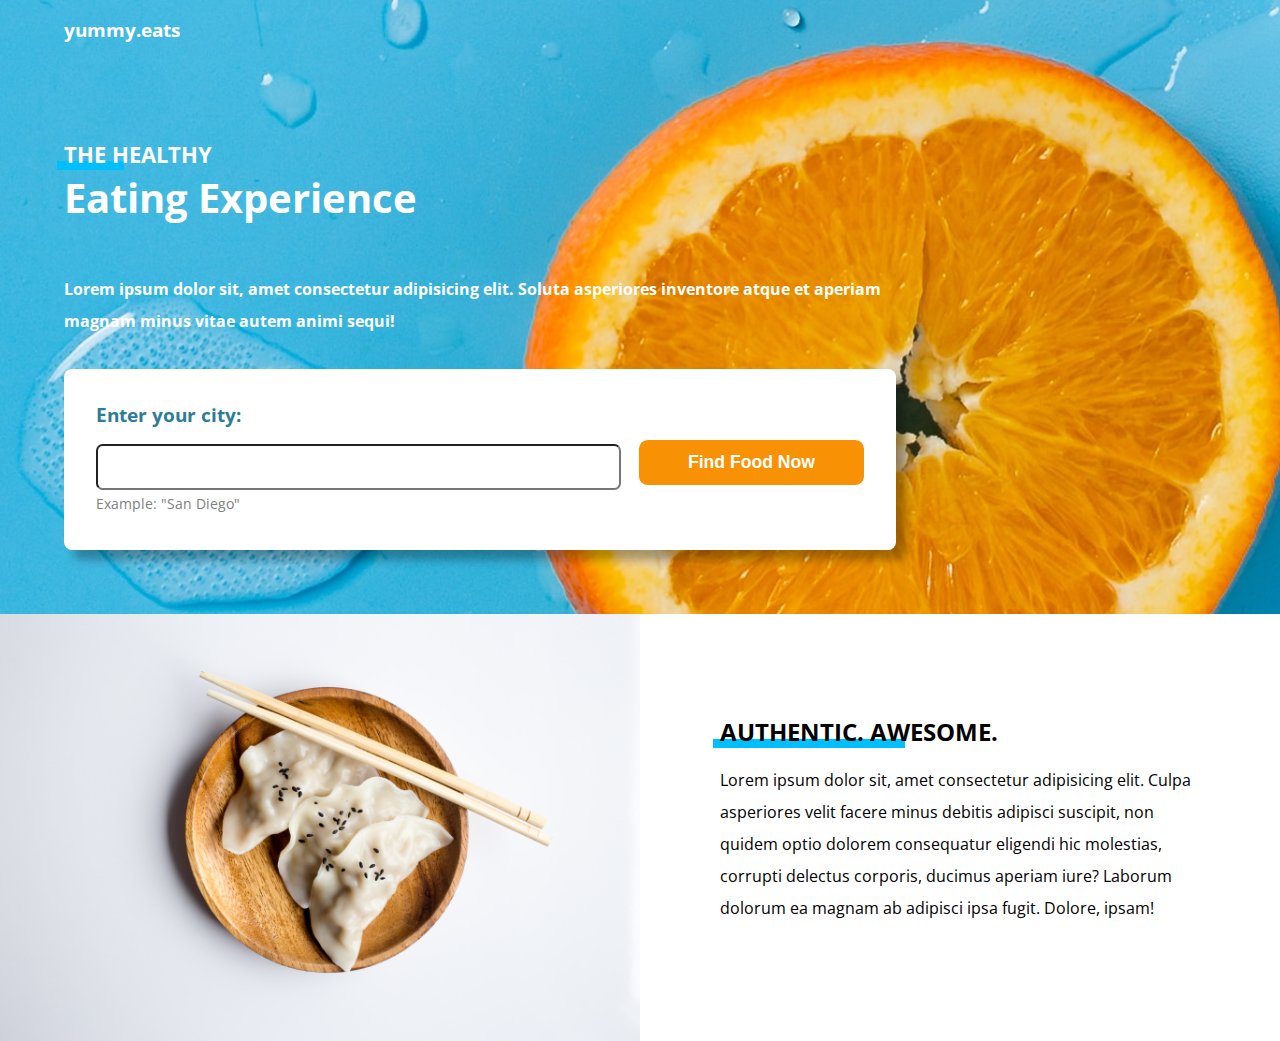
<file: index.html>
<!DOCTYPE html>
<html lang="en">
<head>
    <meta charset="UTF-8">
    <meta http-equiv="X-UA-Compatible" content="IE=edge">
    <meta name="viewport" content="width=device-width, initial-scale=1.0">
    <title>Home</title>
    <link rel="stylesheet" href=css/main.css>
</head>
<body>
    <div class="overlay" id="overlay">
        <h3>Searching now...</h3>
    </div>
    <div class="hero-bg">
        <section class="top">
            <header>
                <a href="#">yummy.eats</a>
            </header>

            <h1><span>The Healthy</span> Eating Experience</h1>

            <p>Lorem ipsum dolor sit, amet consectetur adipisicing elit. Soluta asperiores inventore atque et aperiam magnam minus vitae autem animi sequi!</p>
            
            <div class="form-container">
                <form action="">
                    <div class="form-left">
                        <label for="city">Enter your city:</label>
                        <input type="text" name="city" id="city">
                        <p>Example: "San Diego"</p>
                      
                    </div>

                    <input type="button" value="Find Food Now" id="cta-btn">
                </form>
            </div>
        </section> 
    </div>

    <section class="authentic">
        <div class="right-col">
            <h2>Authentic. Awesome.</h2>
            <p>Lorem ipsum dolor sit, amet consectetur adipisicing elit. Culpa asperiores velit facere minus debitis adipisci suscipit, non quidem optio dolorem consequatur eligendi hic molestias, corrupti delectus corporis, ducimus aperiam iure? Laborum dolorum ea magnam ab adipisci ipsa fugit. Dolore, ipsam!</p>
        </div>
        <img src="images/food.jpg" alt="Picture of food in a bowl">
    </section>

    <script>
        
        let btn = document.getElementById('cta-btn');
        let overlay = document.getElementById('overlay');

        btn.addEventListener('click', () => {
            overlay.style.display = 'grid'
            overlay.classList.add('animate-overlay')
            call(new_page)
        })

        btn.addEventListener("click", function(){
            setTimeout(function(){
                document.location = 'find_food.html';
            }, 1700);
        });



      


        
            
       
        
        
    </script
</body>
</html>
</file>
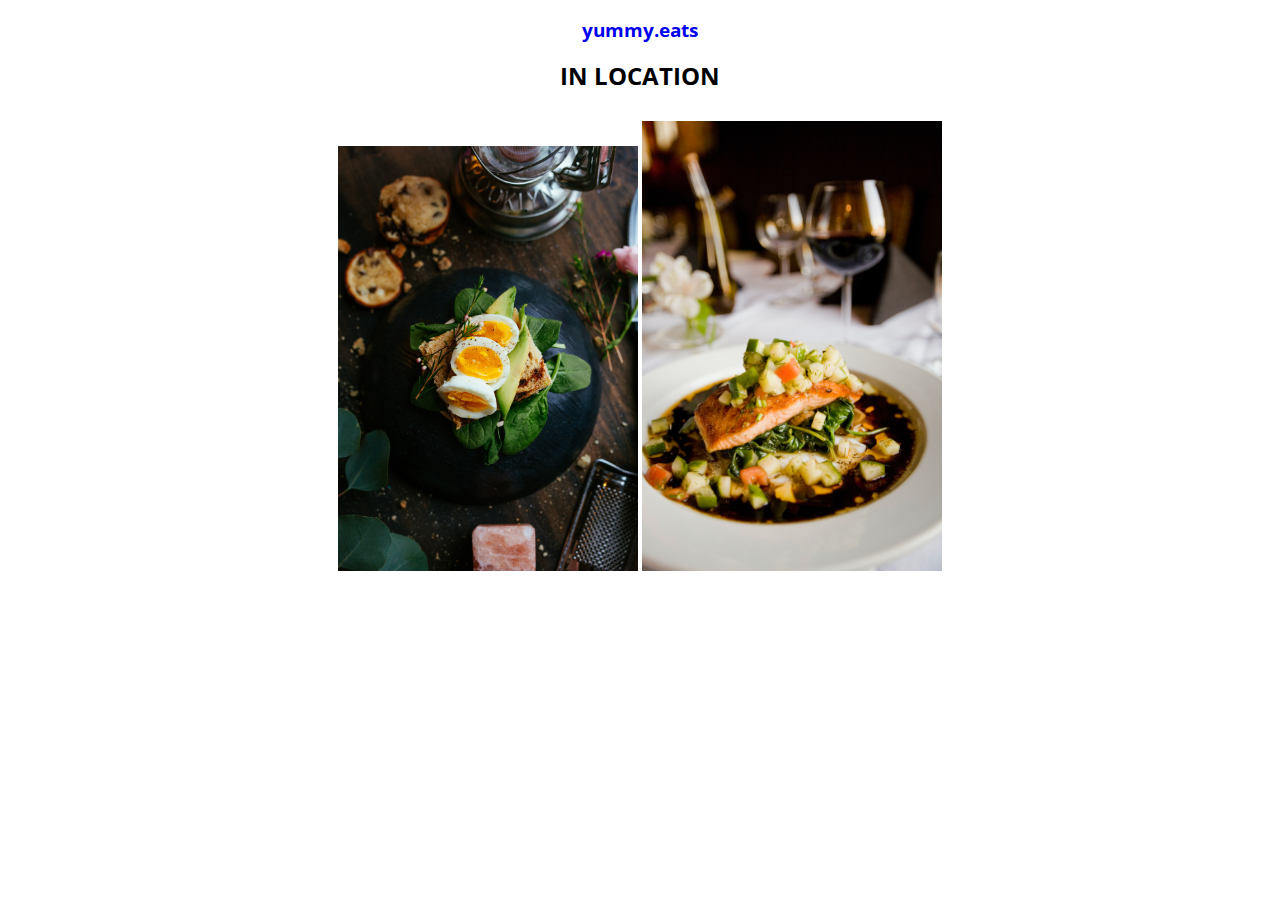
<file: find_food.html>
<!DOCTYPE html>
<html lang="en">
<head>
    <meta charset="UTF-8">
    <meta http-equiv="X-UA-Compatible" content="IE=edge">
    <meta name="viewport" content="width=device-width, initial-scale=1.0">
    <title>Food</title>
    <link rel="stylesheet" href="css/food.css">

</head>
<body>
    <div class="bg">
        <section class="top_food">
            <header>
                <a class="top-text" href="index.html">yummy.eats</a>
            </header>

            <h1 class="location">In <class="location">Location</h1>

        <div class="stream">
            <img class="stream-image" src="images/food-stream.jpg" alt="food image" width="300">
            <img class="stream-image" src="images/food-stream2.jpg" alt="food image" width="300">
        </div>

            
        </section>
    </div>
</body>
</html>
</file>
<file: css/food.css>
@import url('https://fonts.googleapis.com/css2?family=Open+Sans&display=swap');


body {
    font-family: 'Open Sans', sans-serif;
    margin: 0;
    margin-bottom: 2em;
}

.top-text {
    text-decoration: none;
    font-weight: bold;
    font-size: 1.2rem;
}

.top_food {
    width: 100%;
    margin: auto;
}

header {
    padding: 1em 0;
    margin: auto;
}

.bg {
    text-align: center;
    
}

.location {
    font-size: 1.5rem;
    margin: 0em 0 1.2em;
    text-transform: uppercase;
}

.stream-image {
    opacity: 1.0;
    filter: alpha(opacity=40);
}

.stream-image:hover {
    opacity: 0.5;
    filter: alpha(opacity=100);
}


.top_food {
    animation: fadeIn 2s forwards;
}

@keyframes fadeIn {
    from {
        opacity: 0;
        transform: translateY(-2em);
    }
    to {
        opacity: 1;
        transform: translateY(0);
}
}
</file>
